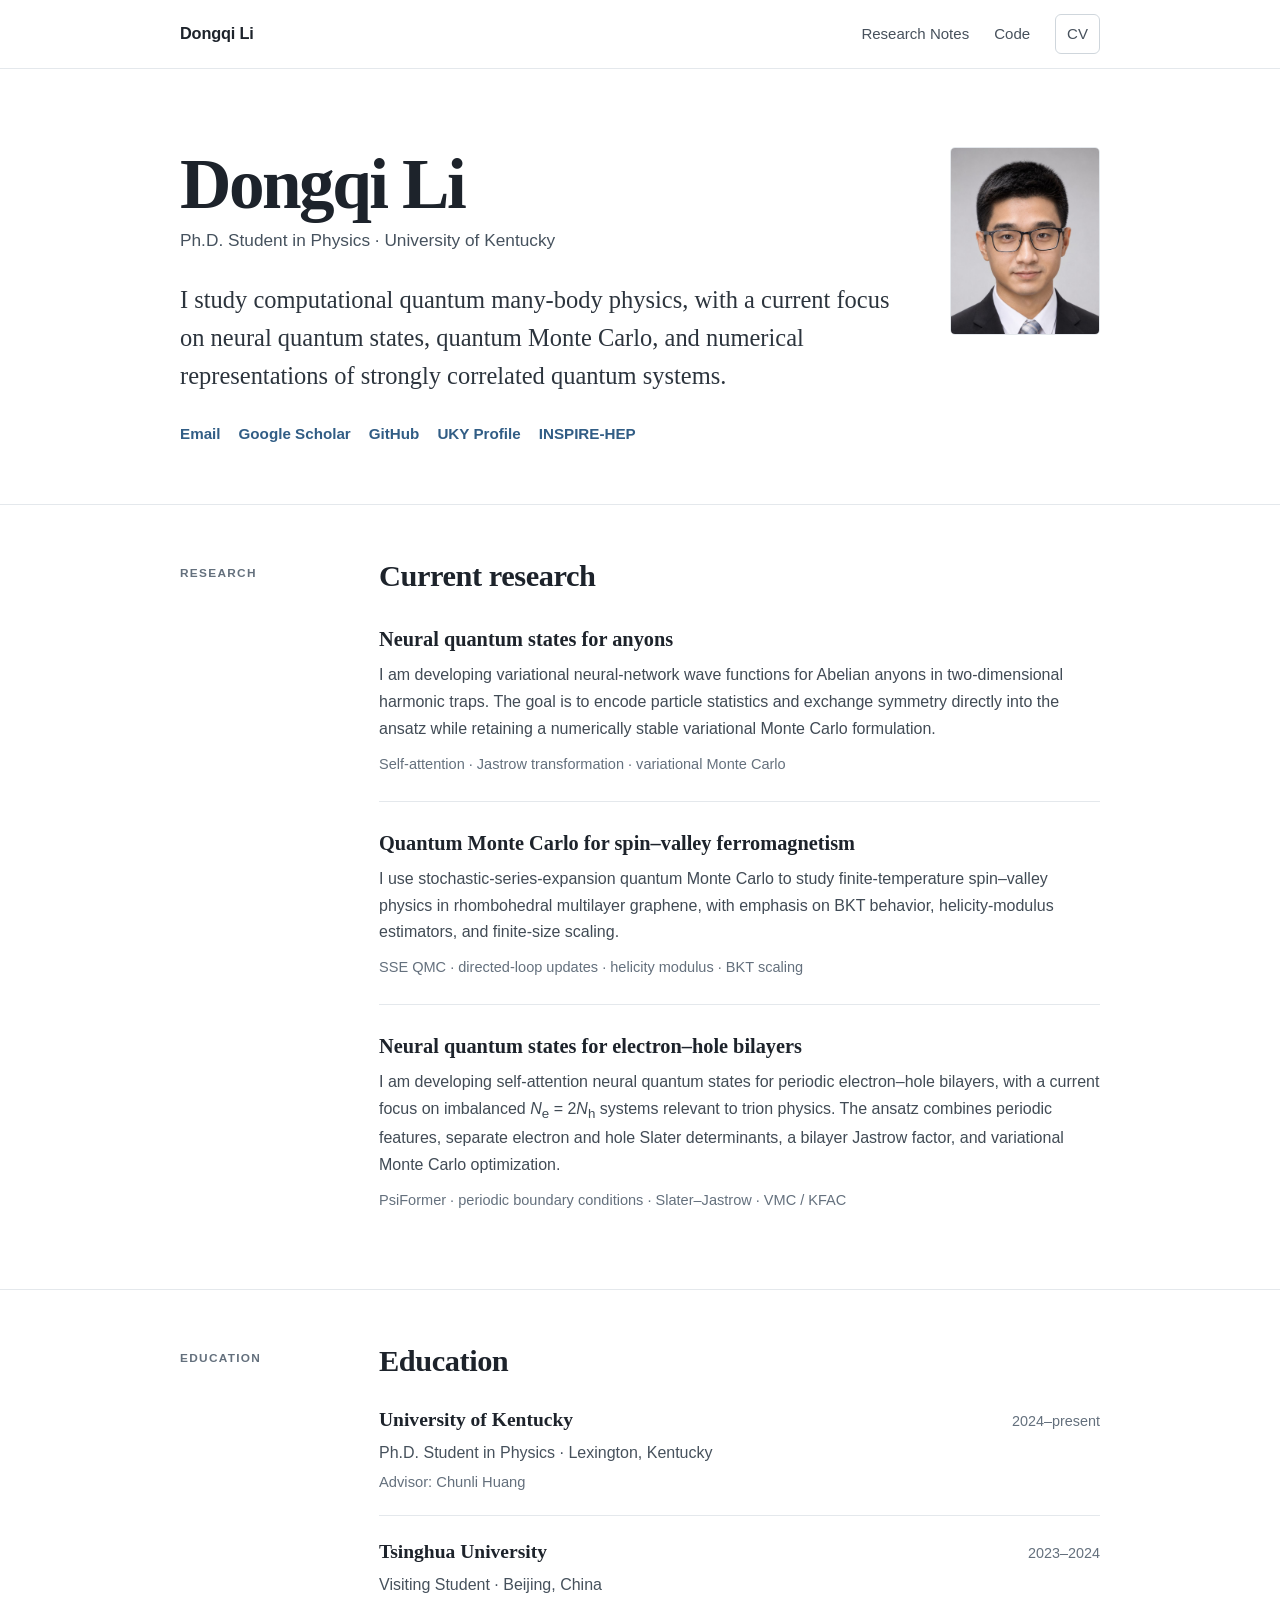
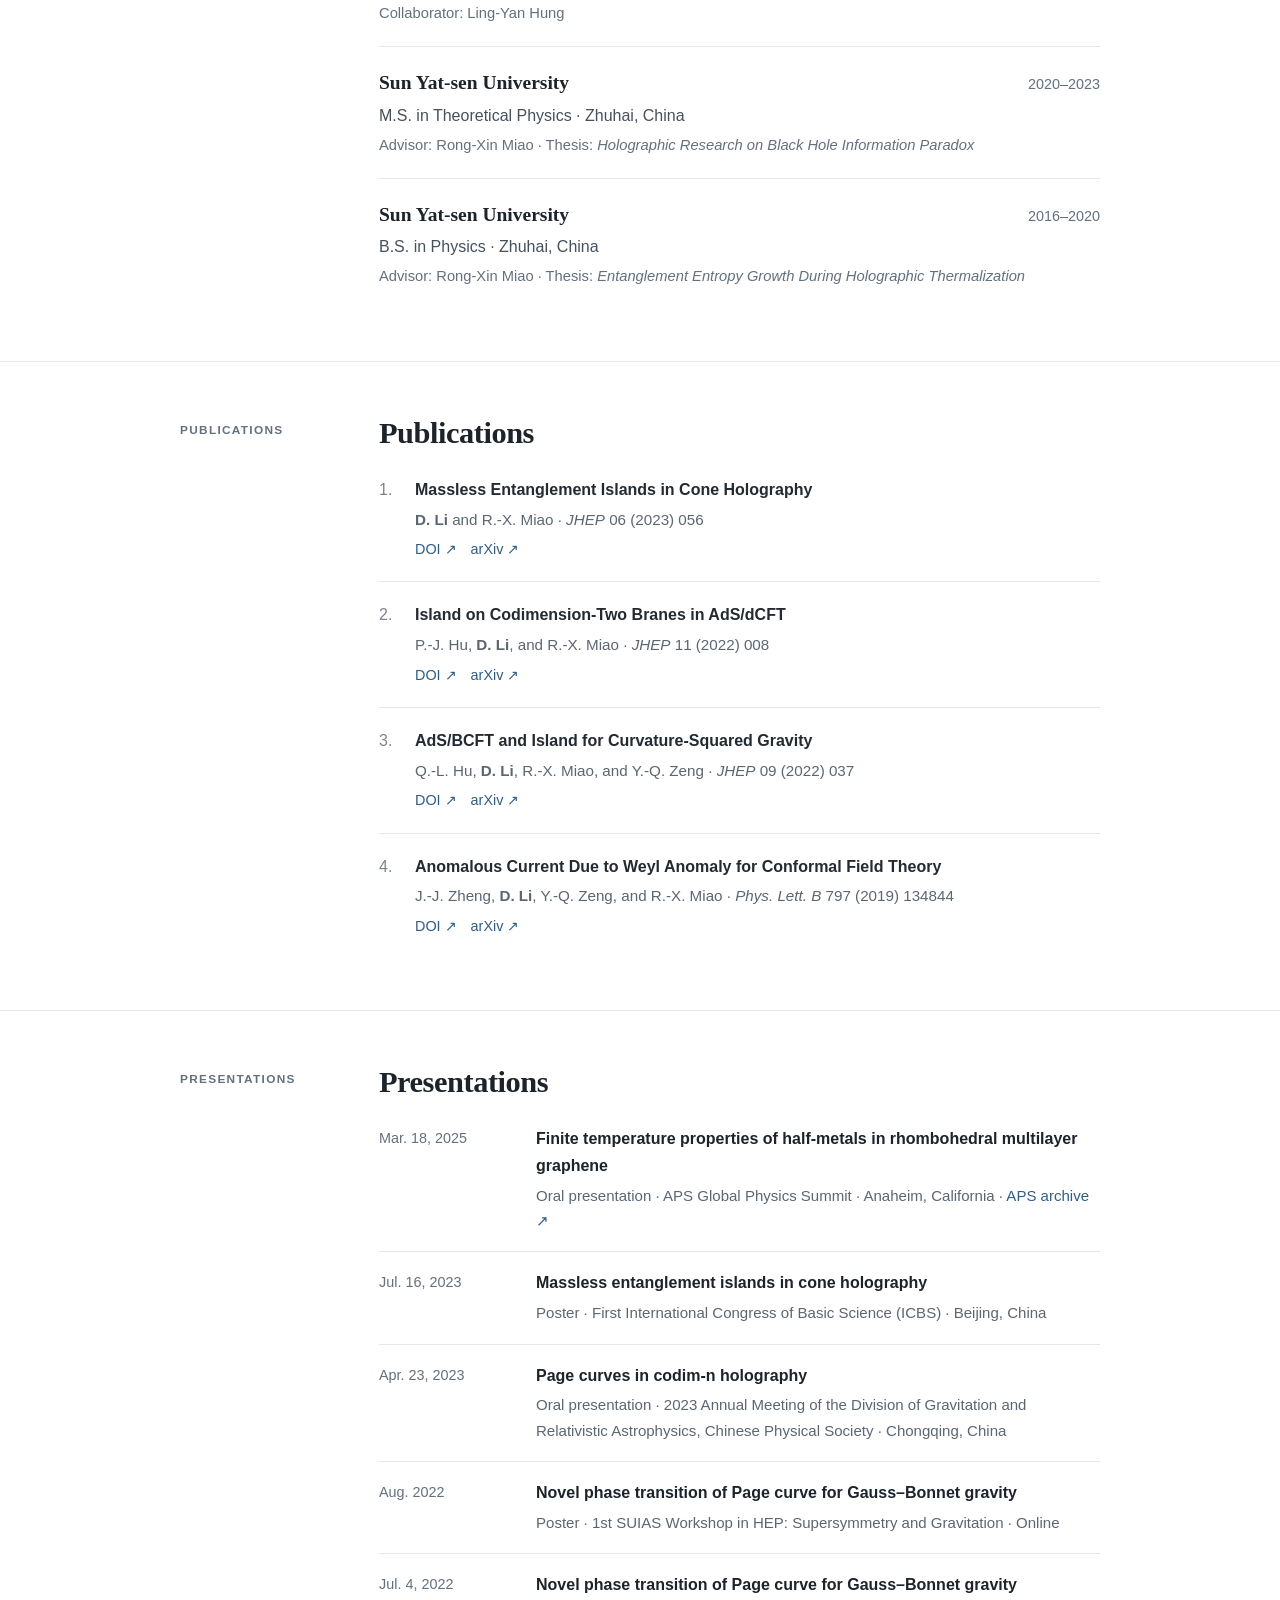
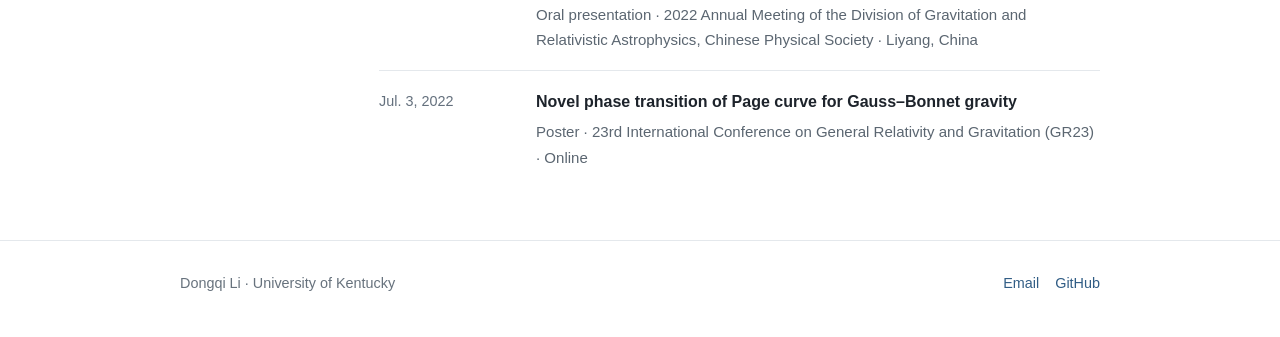
<file: index.html>
<!DOCTYPE html>


<html lang="en">
<head>
<meta charset="utf-8"/>
<meta content="width=device-width,initial-scale=1" name="viewport"/>
<meta content="Dongqi Li — computational quantum many-body physics, neural quantum states, quantum Monte Carlo, and electron–hole bilayers." name="description"/>
<title>Dongqi Li | Physics</title>
<link href="https://dongqili.github.io/" rel="canonical"/>
<link href="assets/img/favicon.svg" rel="icon" type="image/svg+xml"/>
<link href="assets/css/style.css?v=20260906-2" rel="stylesheet"/>
<style>
/* Force portrait sizing and bypass stale cached CSS */
.intro-grid {
  display: grid;
  grid-template-columns: minmax(0, 1fr) 150px;
  gap: 40px;
  align-items: start;
}
.intro-photo {
  width: 150px;
  justify-self: end;
}
.intro-photo img {
  display: block;
  width: 150px !important;
  max-width: 150px !important;
  height: auto !important;
  aspect-ratio: 4 / 5;
  object-fit: cover;
  object-position: center 24%;
}
@media (max-width: 650px) {
  .intro-grid { grid-template-columns: 1fr; gap: 24px; }
  .intro-photo { order: -1; width: 125px; justify-self: start; }
  .intro-photo img { width: 125px !important; max-width: 125px !important; }
}
</style>
</head>
<body>
<header class="site-header">
<div class="container nav">
<a class="brand" href="./">Dongqi Li</a>
<nav aria-label="Primary navigation" class="nav-links">
<a href="notes/">Research Notes</a>
<a href="code/">Code</a>
<a class="cv-link" href="https://dongqili.github.io/cv/">CV</a>
</nav>
</div>
</header>
<main>
<section class="intro">
<div class="container"><div class="intro-grid"><div class="intro-copy">
<h1>Dongqi Li</h1>
<p class="role">Ph.D. Student in Physics · University of Kentucky</p>
<p class="lead">I study computational quantum many-body physics, with a current focus on neural quantum states, quantum Monte Carlo, and numerical representations of strongly correlated quantum systems.</p>
<div aria-label="Profiles and contact" class="profile-links">
<a href="mailto:dongqi.li@uky.edu">Email</a>
<a href="https://scholar.google.com/citations?hl=en&amp;user=dzEAe38AAAAJ">Google Scholar</a>
<a href="https://github.com/dongqili">GitHub</a>
<a href="https://pa.as.uky.edu/users/dli305">UKY Profile</a>
<a href="https://inspirehep.net/authors/2142154">INSPIRE-HEP</a>
</div>
</div><div class="intro-photo"><img alt="Portrait of Dongqi Li" src="assets/img/profile.jpg"/></div></div></div>
</section>
<section class="section" id="research">
<div class="container section-title-row">
<div class="section-label">Research</div>
<div class="section-content">
<h2>Current research</h2>
<article class="research-item">
<h3>Neural quantum states for anyons</h3>
<p>I am developing variational neural-network wave functions for Abelian anyons in two-dimensional harmonic traps. The goal is to encode particle statistics and exchange symmetry directly into the ansatz while retaining a numerically stable variational Monte Carlo formulation.</p>
<div class="methods">Self-attention · Jastrow transformation · variational Monte Carlo</div>
</article>
<article class="research-item">
<h3>Quantum Monte Carlo for spin–valley ferromagnetism</h3>
<p>I use stochastic-series-expansion quantum Monte Carlo to study finite-temperature spin–valley physics in rhombohedral multilayer graphene, with emphasis on BKT behavior, helicity-modulus estimators, and finite-size scaling.</p>
<div class="methods">SSE QMC · directed-loop updates · helicity modulus · BKT scaling</div>
</article>
<article class="research-item">
<h3>Neural quantum states for electron–hole bilayers</h3>
<p>I am developing self-attention neural quantum states for periodic electron–hole bilayers, with a current focus on imbalanced <em>N</em><sub>e</sub> = 2<em>N</em><sub>h</sub> systems relevant to trion physics. The ansatz combines periodic features, separate electron and hole Slater determinants, a bilayer Jastrow factor, and variational Monte Carlo optimization.</p>
<div class="methods">PsiFormer · periodic boundary conditions · Slater–Jastrow · VMC / KFAC</div>
</article>
</div>
</div>
</section>
<section class="section" id="education">
<div class="container section-title-row">
<div class="section-label">Education</div>
<div class="section-content">
<h2>Education</h2>
<div class="education-list">
<article class="education-item">
<div class="education-head"><h3>University of Kentucky</h3><span>2024–present</span></div>
<p>Ph.D. Student in Physics · Lexington, Kentucky</p>
<p class="education-detail">Advisor: Chunli Huang</p>
</article>
<article class="education-item">
<div class="education-head"><h3>Tsinghua University</h3><span>2023–2024</span></div>
<p>Visiting Student · Beijing, China</p>
<p class="education-detail">Collaborator: Ling-Yan Hung</p>
</article>
<article class="education-item">
<div class="education-head"><h3>Sun Yat-sen University</h3><span>2020–2023</span></div>
<p>M.S. in Theoretical Physics · Zhuhai, China</p>
<p class="education-detail">Advisor: Rong-Xin Miao · Thesis: <em>Holographic Research on Black Hole Information Paradox</em></p>
</article>
<article class="education-item">
<div class="education-head"><h3>Sun Yat-sen University</h3><span>2016–2020</span></div>
<p>B.S. in Physics · Zhuhai, China</p>
<p class="education-detail">Advisor: Rong-Xin Miao · Thesis: <em>Entanglement Entropy Growth During Holographic Thermalization</em></p>
</article>
</div>
</div>
</div>
</section>
<section class="section" id="publications">
<div class="container section-title-row">
<div class="section-label">Publications</div>
<div class="section-content">
<h2>Publications</h2>
<div class="pub-list">
<article class="pub">
<div class="pub-title">Massless Entanglement Islands in Cone Holography</div>
<div class="pub-meta"><strong>D. Li</strong> and R.-X. Miao · <em>JHEP</em> 06 (2023) 056</div>
<div class="pub-links"><a href="https://doi.org/10.1007/JHEP06(2023)056">DOI ↗</a><a href="https://arxiv.org/abs/2303.10958">arXiv ↗</a></div>
</article>
<article class="pub">
<div class="pub-title">Island on Codimension-Two Branes in AdS/dCFT</div>
<div class="pub-meta">P.-J. Hu, <strong>D. Li</strong>, and R.-X. Miao · <em>JHEP</em> 11 (2022) 008</div>
<div class="pub-links"><a href="https://doi.org/10.1007/JHEP11(2022)008">DOI ↗</a><a href="https://arxiv.org/abs/2208.11982">arXiv ↗</a></div>
</article>
<article class="pub">
<div class="pub-title">AdS/BCFT and Island for Curvature-Squared Gravity</div>
<div class="pub-meta">Q.-L. Hu, <strong>D. Li</strong>, R.-X. Miao, and Y.-Q. Zeng · <em>JHEP</em> 09 (2022) 037</div>
<div class="pub-links"><a href="https://doi.org/10.1007/JHEP09(2022)037">DOI ↗</a><a href="https://arxiv.org/abs/2202.03304">arXiv ↗</a></div>
</article>
<article class="pub">
<div class="pub-title">Anomalous Current Due to Weyl Anomaly for Conformal Field Theory</div>
<div class="pub-meta">J.-J. Zheng, <strong>D. Li</strong>, Y.-Q. Zeng, and R.-X. Miao · <em>Phys. Lett. B</em> 797 (2019) 134844</div>
<div class="pub-links"><a href="https://doi.org/10.1016/j.physletb.2019.134844">DOI ↗</a><a href="https://arxiv.org/abs/1904.07017">arXiv ↗</a></div>
</article>
</div>
</div>
</div>
</section>
<section class="section" id="presentations">
<div class="container section-title-row">
<div class="section-label">Presentations</div>
<div class="section-content">
<h2>Presentations</h2>




<article class="presentation"><div class="presentation-date">Mar. 18, 2025</div><div><strong>Finite temperature properties of half-metals in rhombohedral multilayer graphene</strong><p>Oral presentation · APS Global Physics Summit · Anaheim, California · <a href="https://meetings-archive.aps.org/smt/2025/mar-j27/3/">APS archive ↗</a></p></div></article><article class="presentation"><div class="presentation-date">Jul. 16, 2023</div><div><strong>Massless entanglement islands in cone holography</strong><p>Poster · First International Congress of Basic Science (ICBS) · Beijing, China</p></div></article><article class="presentation"><div class="presentation-date">Apr. 23, 2023</div><div><strong>Page curves in codim-n holography</strong><p>Oral presentation · 2023 Annual Meeting of the Division of Gravitation and Relativistic Astrophysics, Chinese Physical Society · Chongqing, China</p></div></article><article class="presentation"><div class="presentation-date">Aug. 2022</div><div><strong>Novel phase transition of Page curve for Gauss–Bonnet gravity</strong><p>Poster · 1st SUIAS Workshop in HEP: Supersymmetry and Gravitation · Online</p></div></article><article class="presentation"><div class="presentation-date">Jul. 4, 2022</div><div><strong>Novel phase transition of Page curve for Gauss–Bonnet gravity</strong><p>Oral presentation · 2022 Annual Meeting of the Division of Gravitation and Relativistic Astrophysics, Chinese Physical Society · Liyang, China</p></div></article><article class="presentation"><div class="presentation-date">Jul. 3, 2022</div><div><strong>Novel phase transition of Page curve for Gauss–Bonnet gravity</strong><p>Poster · 23rd International Conference on General Relativity and Gravitation (GR23) · Online</p></div></article></div>
</div>
</section>
</main>
<footer class="site-footer">
<div class="container footer-row">
<div>Dongqi Li · University of Kentucky</div>
<div class="footer-links"><a href="mailto:dongqi.li@uky.edu">Email</a><a href="https://github.com/dongqili">GitHub</a></div>
</div>
</footer>
<!-- Cloudflare Web Analytics --><script type='module' src='https://static.cloudflareinsights.com/beacon.min.js' data-cf-beacon='{"token": "f4ffa0addbff494398d2d0eb5846fa2b"}'></script><!-- End Cloudflare Web Analytics -->
</body>
</html>
</file>
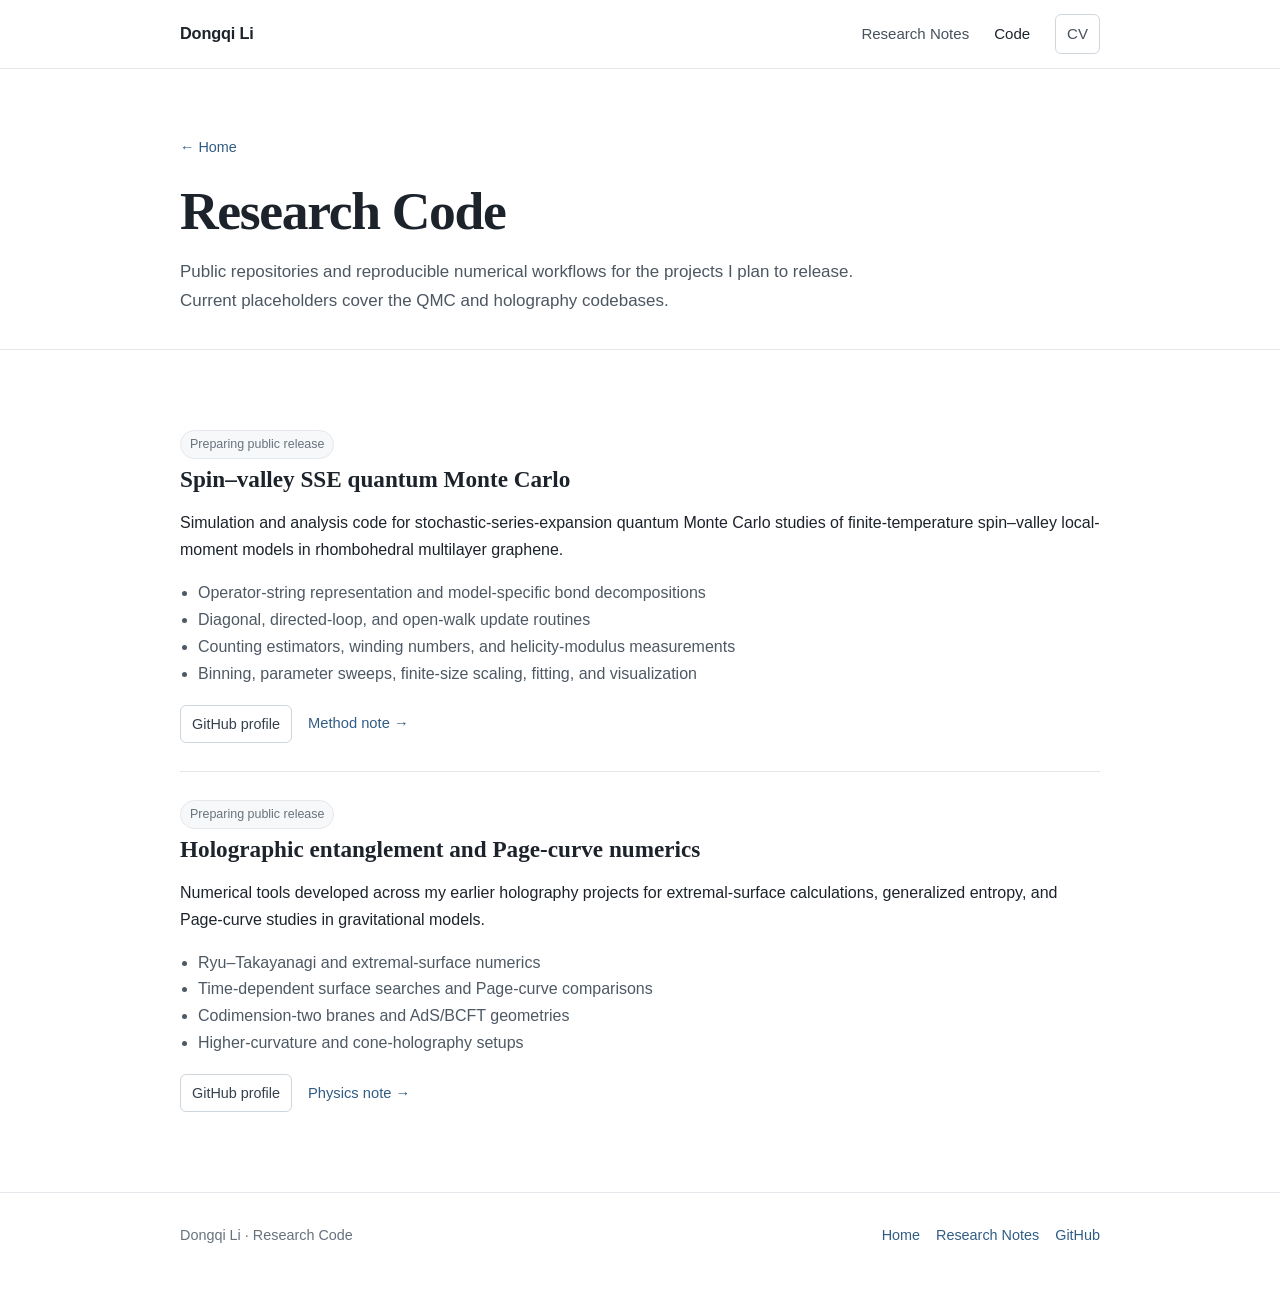
<file: code/index.html>
<!DOCTYPE html>


<html lang="en">
<head>
<meta charset="utf-8"/>
<meta content="width=device-width,initial-scale=1" name="viewport"/>
<meta content="Research code by Dongqi Li for stochastic-series-expansion quantum Monte Carlo and holographic entanglement entropy calculations." name="description"/>
<title>Code | Dongqi Li</title>
<link href="https://dongqili.github.io/code/" rel="canonical"/>
<link href="../assets/img/favicon.svg" rel="icon" type="image/svg+xml"/>
<link href="../assets/css/style.css" rel="stylesheet"/>
</head>
<body>
<header class="site-header">
<div class="container nav">
<a class="brand" href="../">Dongqi Li</a>
<nav aria-label="Primary navigation" class="nav-links">
<a href="../notes/">Research Notes</a>
<a class="active" href="../code/">Code</a>
<a class="cv-link" href="https://dongqili.github.io/cv/">CV</a>
</nav>
</div>
</header>
<main>
<section class="subhero">
<div class="container">
<a class="back" href="../">← Home</a>
<h1>Research Code</h1>
<p>Public repositories and reproducible numerical workflows for the projects I plan to release. Current placeholders cover the QMC and holography codebases.</p>
</div>
</section>
<section class="section">
<div class="container">
<article class="repo" id="qmc">
<span class="status">Preparing public release</span>
<h2>Spin–valley SSE quantum Monte Carlo</h2>
<p>Simulation and analysis code for stochastic-series-expansion quantum Monte Carlo studies of finite-temperature spin–valley local-moment models in rhombohedral multilayer graphene.</p>
<ul>
<li>Operator-string representation and model-specific bond decompositions</li>
<li>Diagonal, directed-loop, and open-walk update routines</li>
<li>Counting estimators, winding numbers, and helicity-modulus measurements</li>
<li>Binning, parameter sweeps, finite-size scaling, fitting, and visualization</li>
</ul>
<div class="repo-actions"><a class="small-button" href="https://github.com/dongqili">GitHub profile</a><a class="text-action" href="../notes/#qmc">Method note →</a></div>
</article>
<article class="repo" id="black-hole">
<span class="status">Preparing public release</span>
<h2>Holographic entanglement and Page-curve numerics</h2>
<p>Numerical tools developed across my earlier holography projects for extremal-surface calculations, generalized entropy, and Page-curve studies in gravitational models.</p>
<ul>
<li>Ryu–Takayanagi and extremal-surface numerics</li>
<li>Time-dependent surface searches and Page-curve comparisons</li>
<li>Codimension-two branes and AdS/BCFT geometries</li>
<li>Higher-curvature and cone-holography setups</li>
</ul>
<div class="repo-actions"><a class="small-button" href="https://github.com/dongqili">GitHub profile</a><a class="text-action" href="../notes/#black-hole">Physics note →</a></div>
</article>
</div>
</section>
</main>
<footer class="site-footer"><div class="container footer-row"><div>Dongqi Li · Research Code</div><div class="footer-links"><a href="../">Home</a><a href="../notes/">Research Notes</a><a href="https://github.com/dongqili">GitHub</a></div></div></footer>
<!-- Cloudflare Web Analytics --><script type='module' src='https://static.cloudflareinsights.com/beacon.min.js' data-cf-beacon='{"token": "f4ffa0addbff494398d2d0eb5846fa2b"}'></script><!-- End Cloudflare Web Analytics -->
</body>
</html>
</file>
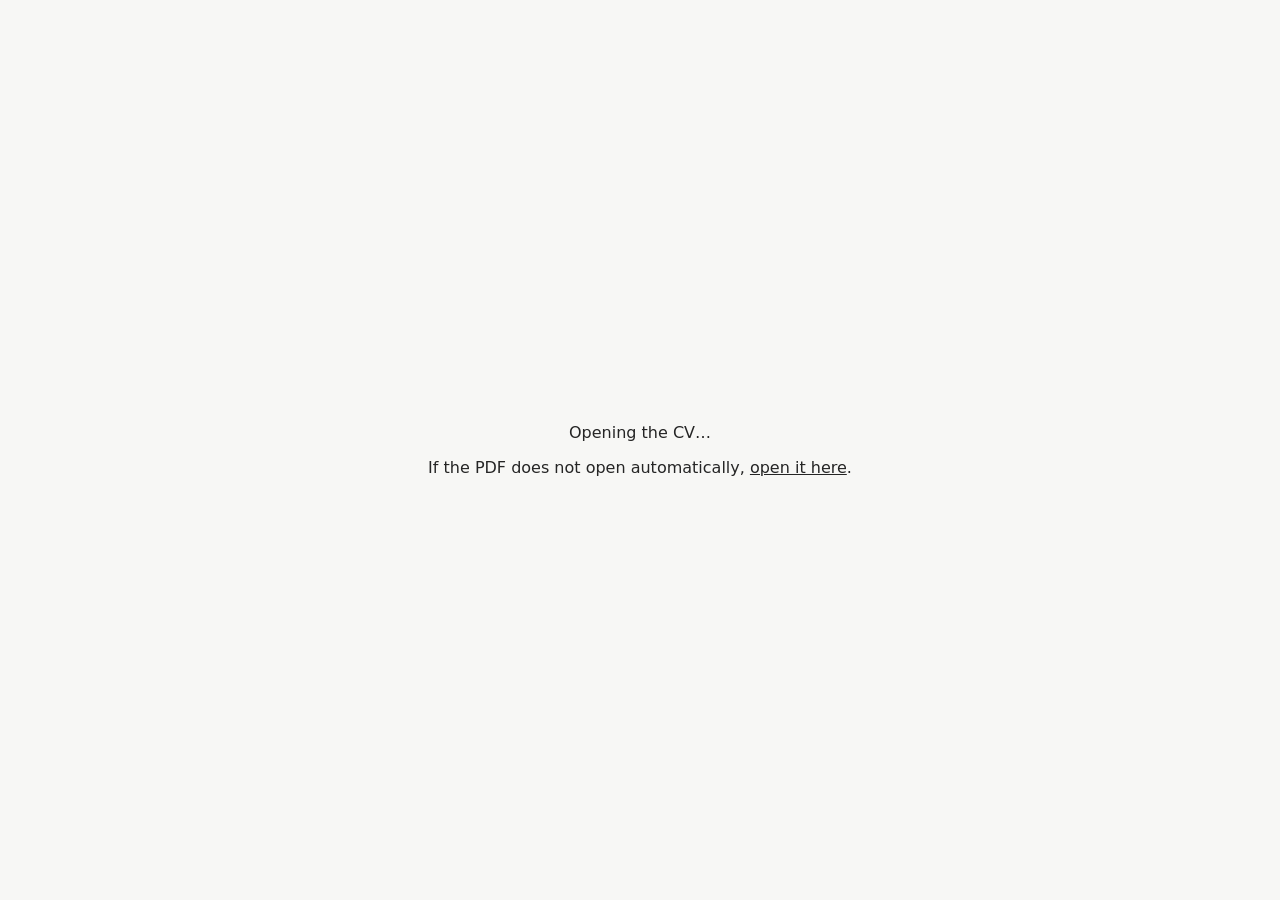
<file: cv/index.html>
<!doctype html>
<html lang="en">
<head>
  <meta charset="utf-8">
  <meta name="viewport" content="width=device-width, initial-scale=1">
  <meta http-equiv="refresh" content="2;url=../assets/cv/Dongqi_Li_Academic_CV.pdf">
  <title>Dongqi Li · CV</title>
  <style>
    :root { color-scheme: light; font-family: system-ui, -apple-system, BlinkMacSystemFont, "Segoe UI", sans-serif; }
    body { margin: 0; min-height: 100vh; display: grid; place-items: center; background: #f7f7f5; color: #252525; }
    main { max-width: 34rem; padding: 2rem; text-align: center; }
    a { color: inherit; }
  </style>
</head>
<body>
  <main>
    <p>Opening the CV…</p>
    <p>If the PDF does not open automatically, <a href="../assets/cv/Dongqi_Li_Academic_CV.pdf">open it here</a>.</p>
  </main>

  <!-- Cloudflare Web Analytics -->
  <script type='module' src='https://static.cloudflareinsights.com/beacon.min.js' data-cf-beacon='{"token": "f4ffa0addbff494398d2d0eb5846fa2b"}'></script>
  <!-- End Cloudflare Web Analytics -->
  <script>
    window.setTimeout(function () {
      window.location.replace('../assets/cv/Dongqi_Li_Academic_CV.pdf');
    }, 1200);
  </script>
</body>
</html>
</file>
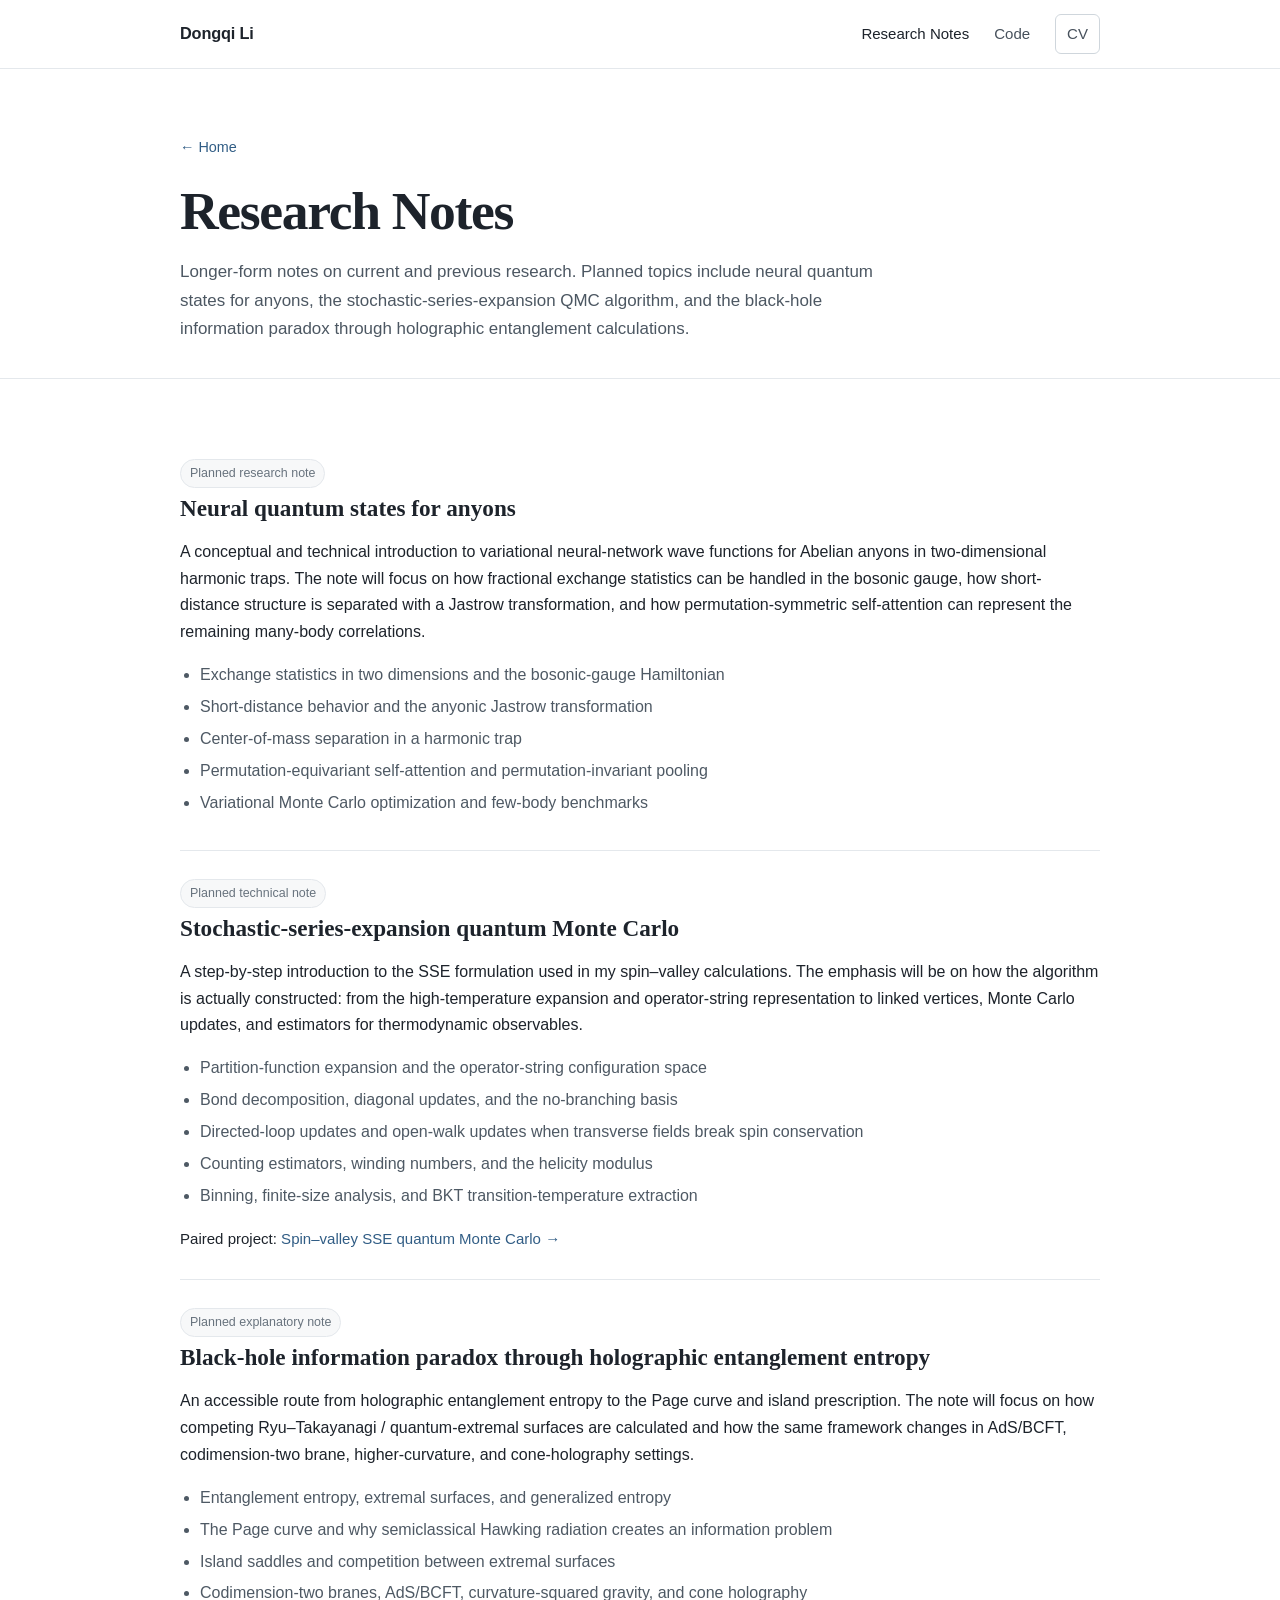
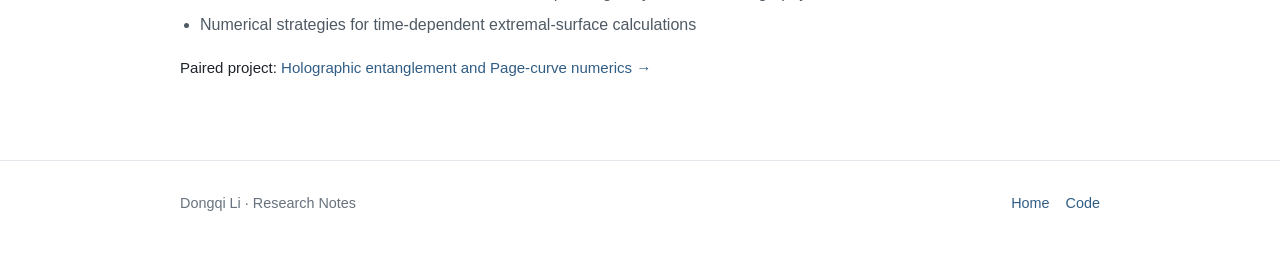
<file: notes/index.html>
<!DOCTYPE html>


<html lang="en">
<head>
<meta charset="utf-8"/>
<meta content="width=device-width,initial-scale=1" name="viewport"/>
<meta content="Research notes by Dongqi Li on stochastic-series-expansion quantum Monte Carlo and the black-hole information paradox through holographic entanglement entropy." name="description"/>
<title>Research Notes | Dongqi Li</title>
<link href="https://dongqili.github.io/notes/" rel="canonical"/>
<link href="../assets/img/favicon.svg" rel="icon" type="image/svg+xml"/>
<link href="../assets/css/style.css" rel="stylesheet"/>
</head>
<body>
<header class="site-header">
<div class="container nav">
<a class="brand" href="../">Dongqi Li</a>
<nav aria-label="Primary navigation" class="nav-links">
<a class="active" href="../notes/">Research Notes</a>
<a href="../code/">Code</a>
<a class="cv-link" href="https://dongqili.github.io/cv/">CV</a>
</nav>
</div>
</header>
<main>
<section class="subhero">
<div class="container">
<a class="back" href="../">← Home</a>
<h1>Research Notes</h1>
<p>Longer-form notes on current and previous research. Planned topics include neural quantum states for anyons, the stochastic-series-expansion QMC algorithm, and the black-hole information paradox through holographic entanglement calculations.</p>
</div>
</section>
<section class="section">
<div class="container"><article class="note" id="anyon"><span class="status">Planned research note</span><h2>Neural quantum states for anyons</h2><p>A conceptual and technical introduction to variational neural-network wave functions for Abelian anyons in two-dimensional harmonic traps. The note will focus on how fractional exchange statistics can be handled in the bosonic gauge, how short-distance structure is separated with a Jastrow transformation, and how permutation-symmetric self-attention can represent the remaining many-body correlations.</p><ul class="note-outline"><li>Exchange statistics in two dimensions and the bosonic-gauge Hamiltonian</li><li>Short-distance behavior and the anyonic Jastrow transformation</li><li>Center-of-mass separation in a harmonic trap</li><li>Permutation-equivariant self-attention and permutation-invariant pooling</li><li>Variational Monte Carlo optimization and few-body benchmarks</li></ul></article>
<article class="note" id="qmc">
<span class="status">Planned technical note</span>
<h2>Stochastic-series-expansion quantum Monte Carlo</h2>
<p>A step-by-step introduction to the SSE formulation used in my spin–valley calculations. The emphasis will be on how the algorithm is actually constructed: from the high-temperature expansion and operator-string representation to linked vertices, Monte Carlo updates, and estimators for thermodynamic observables.</p>
<ul class="note-outline">
<li>Partition-function expansion and the operator-string configuration space</li>
<li>Bond decomposition, diagonal updates, and the no-branching basis</li>
<li>Directed-loop updates and open-walk updates when transverse fields break spin conservation</li>
<li>Counting estimators, winding numbers, and the helicity modulus</li>
<li>Binning, finite-size analysis, and BKT transition-temperature extraction</li>
</ul>
<p class="paired-link">Paired project: <a href="../code/#qmc">Spin–valley SSE quantum Monte Carlo →</a></p>
</article>
<article class="note" id="black-hole">
<span class="status">Planned explanatory note</span>
<h2>Black-hole information paradox through holographic entanglement entropy</h2>
<p>An accessible route from holographic entanglement entropy to the Page curve and island prescription. The note will focus on how competing Ryu–Takayanagi / quantum-extremal surfaces are calculated and how the same framework changes in AdS/BCFT, codimension-two brane, higher-curvature, and cone-holography settings.</p>
<ul class="note-outline">
<li>Entanglement entropy, extremal surfaces, and generalized entropy</li>
<li>The Page curve and why semiclassical Hawking radiation creates an information problem</li>
<li>Island saddles and competition between extremal surfaces</li>
<li>Codimension-two branes, AdS/BCFT, curvature-squared gravity, and cone holography</li>
<li>Numerical strategies for time-dependent extremal-surface calculations</li>
</ul>
<p class="paired-link">Paired project: <a href="../code/#black-hole">Holographic entanglement and Page-curve numerics →</a></p>
</article>
</div>
</section>
</main>
<footer class="site-footer"><div class="container footer-row"><div>Dongqi Li · Research Notes</div><div class="footer-links"><a href="../">Home</a><a href="../code/">Code</a></div></div></footer>
<!-- Cloudflare Web Analytics --><script type='module' src='https://static.cloudflareinsights.com/beacon.min.js' data-cf-beacon='{"token": "f4ffa0addbff494398d2d0eb5846fa2b"}'></script><!-- End Cloudflare Web Analytics -->
</body>
</html>
</file>
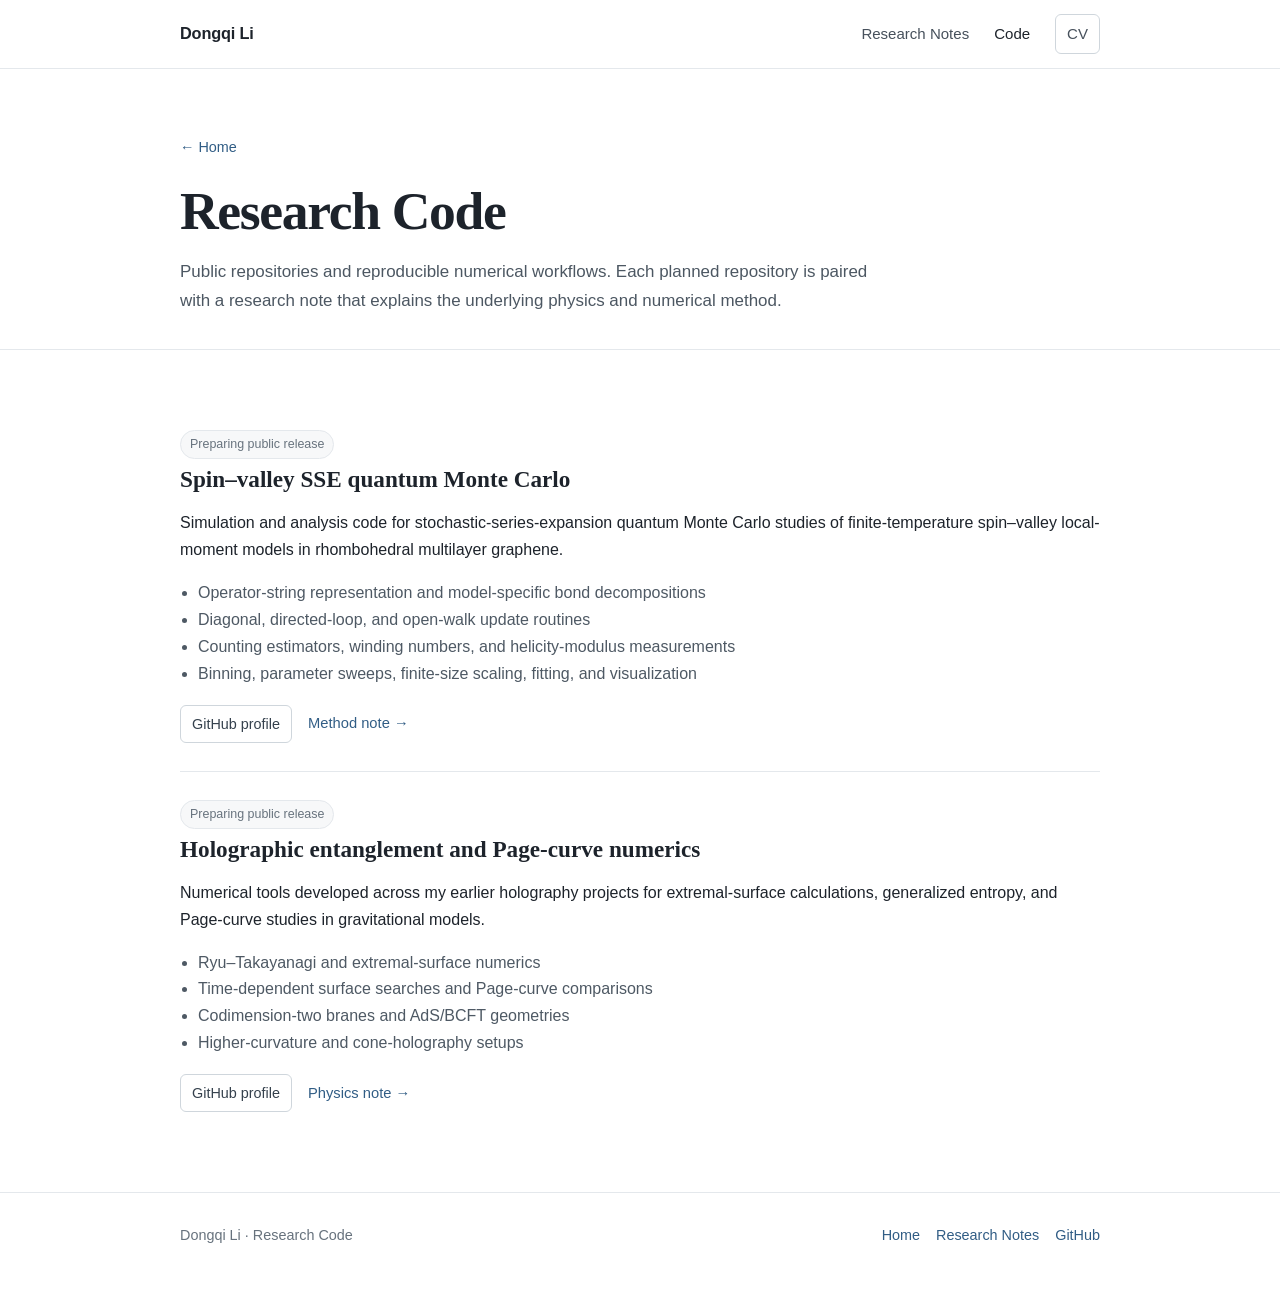
<file: code.html>
<!doctype html>
<html lang="en">
<head>
  <meta charset="utf-8">
  <meta name="viewport" content="width=device-width,initial-scale=1">
  <meta name="description" content="Research code by Dongqi Li for stochastic-series-expansion quantum Monte Carlo and holographic entanglement entropy calculations.">
  <title>Code | Dongqi Li</title>
  <link rel="icon" href="assets/img/favicon.svg" type="image/svg+xml">
  <link rel="stylesheet" href="assets/css/style.css">
</head>
<body>
<header class="site-header">
  <div class="container nav">
    <a class="brand" href="index.html">Dongqi Li</a>
    <nav class="nav-links" aria-label="Primary navigation">
      <a href="notes.html">Research Notes</a>
      <a class="active" href="code.html">Code</a>
      <a class="cv-link" href="https://dongqili.github.io/cv/">CV</a>
    </nav>
  </div>
</header>
<main>
  <section class="subhero">
    <div class="container">
      <a class="back" href="index.html">← Home</a>
      <h1>Research Code</h1>
      <p>Public repositories and reproducible numerical workflows. Each planned repository is paired with a research note that explains the underlying physics and numerical method.</p>
    </div>
  </section>


  <section class="section">
    <div class="container">
      <article class="repo" id="qmc">
        <span class="status">Preparing public release</span>
        <h2>Spin–valley SSE quantum Monte Carlo</h2>
        <p>Simulation and analysis code for stochastic-series-expansion quantum Monte Carlo studies of finite-temperature spin–valley local-moment models in rhombohedral multilayer graphene.</p>
        <ul>
          <li>Operator-string representation and model-specific bond decompositions</li>
          <li>Diagonal, directed-loop, and open-walk update routines</li>
          <li>Counting estimators, winding numbers, and helicity-modulus measurements</li>
          <li>Binning, parameter sweeps, finite-size scaling, fitting, and visualization</li>
        </ul>
        <div class="repo-actions"><a class="small-button" href="https://github.com/dongqili">GitHub profile</a><a class="text-action" href="notes.html#qmc">Method note →</a></div>
      </article>


      <article class="repo" id="black-hole">
        <span class="status">Preparing public release</span>
        <h2>Holographic entanglement and Page-curve numerics</h2>
        <p>Numerical tools developed across my earlier holography projects for extremal-surface calculations, generalized entropy, and Page-curve studies in gravitational models.</p>
        <ul>
          <li>Ryu–Takayanagi and extremal-surface numerics</li>
          <li>Time-dependent surface searches and Page-curve comparisons</li>
          <li>Codimension-two branes and AdS/BCFT geometries</li>
          <li>Higher-curvature and cone-holography setups</li>
        </ul>
        <div class="repo-actions"><a class="small-button" href="https://github.com/dongqili">GitHub profile</a><a class="text-action" href="notes.html#black-hole">Physics note →</a></div>
      </article>
    </div>
  </section>
</main>
<footer class="site-footer"><div class="container footer-row"><div>Dongqi Li · Research Code</div><div class="footer-links"><a href="index.html">Home</a><a href="notes.html">Research Notes</a><a href="https://github.com/dongqili">GitHub</a></div></div></footer>
<!-- Cloudflare Web Analytics --><script type='module' src='https://static.cloudflareinsights.com/beacon.min.js' data-cf-beacon='{"token": "f4ffa0addbff494398d2d0eb5846fa2b"}'></script><!-- End Cloudflare Web Analytics -->
</body>
</html>
</file>
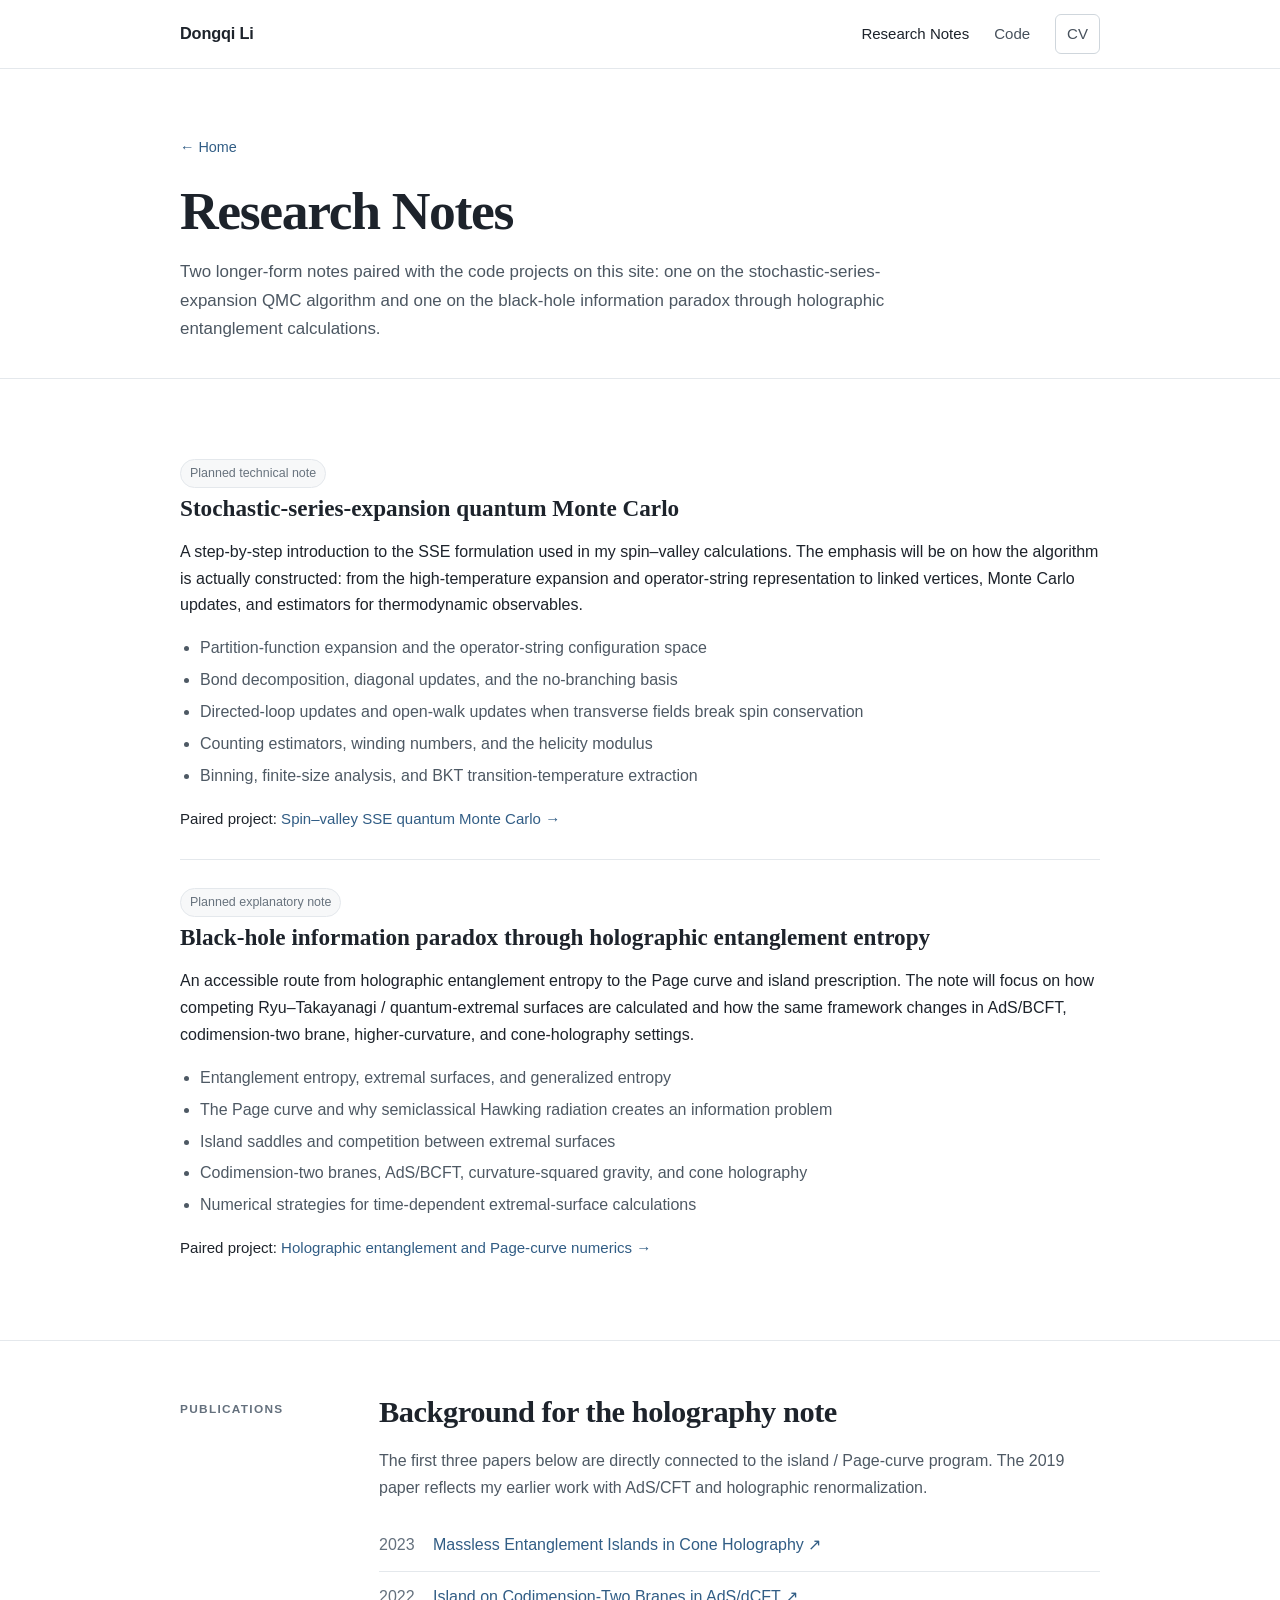
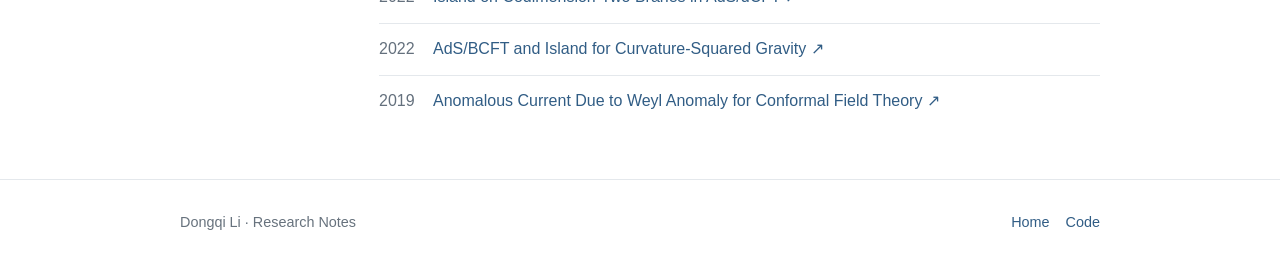
<file: notes.html>
<!doctype html>
<html lang="en">
<head>
  <meta charset="utf-8">
  <meta name="viewport" content="width=device-width,initial-scale=1">
  <meta name="description" content="Research notes by Dongqi Li on stochastic-series-expansion quantum Monte Carlo and the black-hole information paradox through holographic entanglement entropy.">
  <title>Research Notes | Dongqi Li</title>
  <link rel="icon" href="assets/img/favicon.svg" type="image/svg+xml">
  <link rel="stylesheet" href="assets/css/style.css">
</head>
<body>
<header class="site-header">
  <div class="container nav">
    <a class="brand" href="index.html">Dongqi Li</a>
    <nav class="nav-links" aria-label="Primary navigation">
      <a class="active" href="notes.html">Research Notes</a>
      <a href="code.html">Code</a>
      <a class="cv-link" href="https://dongqili.github.io/cv/">CV</a>
    </nav>
  </div>
</header>
<main>
  <section class="subhero">
    <div class="container">
      <a class="back" href="index.html">← Home</a>
      <h1>Research Notes</h1>
      <p>Two longer-form notes paired with the code projects on this site: one on the stochastic-series-expansion QMC algorithm and one on the black-hole information paradox through holographic entanglement calculations.</p>
    </div>
  </section>


  <section class="section">
    <div class="container">
      <article class="note" id="qmc">
        <span class="status">Planned technical note</span>
        <h2>Stochastic-series-expansion quantum Monte Carlo</h2>
        <p>A step-by-step introduction to the SSE formulation used in my spin–valley calculations. The emphasis will be on how the algorithm is actually constructed: from the high-temperature expansion and operator-string representation to linked vertices, Monte Carlo updates, and estimators for thermodynamic observables.</p>
        <ul class="note-outline">
          <li>Partition-function expansion and the operator-string configuration space</li>
          <li>Bond decomposition, diagonal updates, and the no-branching basis</li>
          <li>Directed-loop updates and open-walk updates when transverse fields break spin conservation</li>
          <li>Counting estimators, winding numbers, and the helicity modulus</li>
          <li>Binning, finite-size analysis, and BKT transition-temperature extraction</li>
        </ul>
        <p class="paired-link">Paired project: <a href="code.html#qmc">Spin–valley SSE quantum Monte Carlo →</a></p>
      </article>


      <article class="note" id="black-hole">
        <span class="status">Planned explanatory note</span>
        <h2>Black-hole information paradox through holographic entanglement entropy</h2>
        <p>An accessible route from holographic entanglement entropy to the Page curve and island prescription. The note will focus on how competing Ryu–Takayanagi / quantum-extremal surfaces are calculated and how the same framework changes in AdS/BCFT, codimension-two brane, higher-curvature, and cone-holography settings.</p>
        <ul class="note-outline">
          <li>Entanglement entropy, extremal surfaces, and generalized entropy</li>
          <li>The Page curve and why semiclassical Hawking radiation creates an information problem</li>
          <li>Island saddles and competition between extremal surfaces</li>
          <li>Codimension-two branes, AdS/BCFT, curvature-squared gravity, and cone holography</li>
          <li>Numerical strategies for time-dependent extremal-surface calculations</li>
        </ul>
        <p class="paired-link">Paired project: <a href="code.html#black-hole">Holographic entanglement and Page-curve numerics →</a></p>
      </article>
    </div>
  </section>


  <section class="section">
    <div class="container section-title-row">
      <div class="section-label">Publications</div>
      <div class="section-content">
        <h2>Background for the holography note</h2>
        <p class="section-intro">The first three papers below are directly connected to the island / Page-curve program. The 2019 paper reflects my earlier work with AdS/CFT and holographic renormalization.</p>
        <div class="related-list">
          <div class="related-item"><span>2023</span><a href="https://arxiv.org/abs/2303.10958">Massless Entanglement Islands in Cone Holography ↗</a></div>
          <div class="related-item"><span>2022</span><a href="https://arxiv.org/abs/2208.11982">Island on Codimension-Two Branes in AdS/dCFT ↗</a></div>
          <div class="related-item"><span>2022</span><a href="https://arxiv.org/abs/2202.03304">AdS/BCFT and Island for Curvature-Squared Gravity ↗</a></div>
          <div class="related-item"><span>2019</span><a href="https://arxiv.org/abs/1904.07017">Anomalous Current Due to Weyl Anomaly for Conformal Field Theory ↗</a></div>
        </div>
      </div>
    </div>
  </section>
</main>
<footer class="site-footer"><div class="container footer-row"><div>Dongqi Li · Research Notes</div><div class="footer-links"><a href="index.html">Home</a><a href="code.html">Code</a></div></div></footer>
<!-- Cloudflare Web Analytics --><script type='module' src='https://static.cloudflareinsights.com/beacon.min.js' data-cf-beacon='{"token": "f4ffa0addbff494398d2d0eb5846fa2b"}'></script><!-- End Cloudflare Web Analytics -->
</body>
</html>
</file>
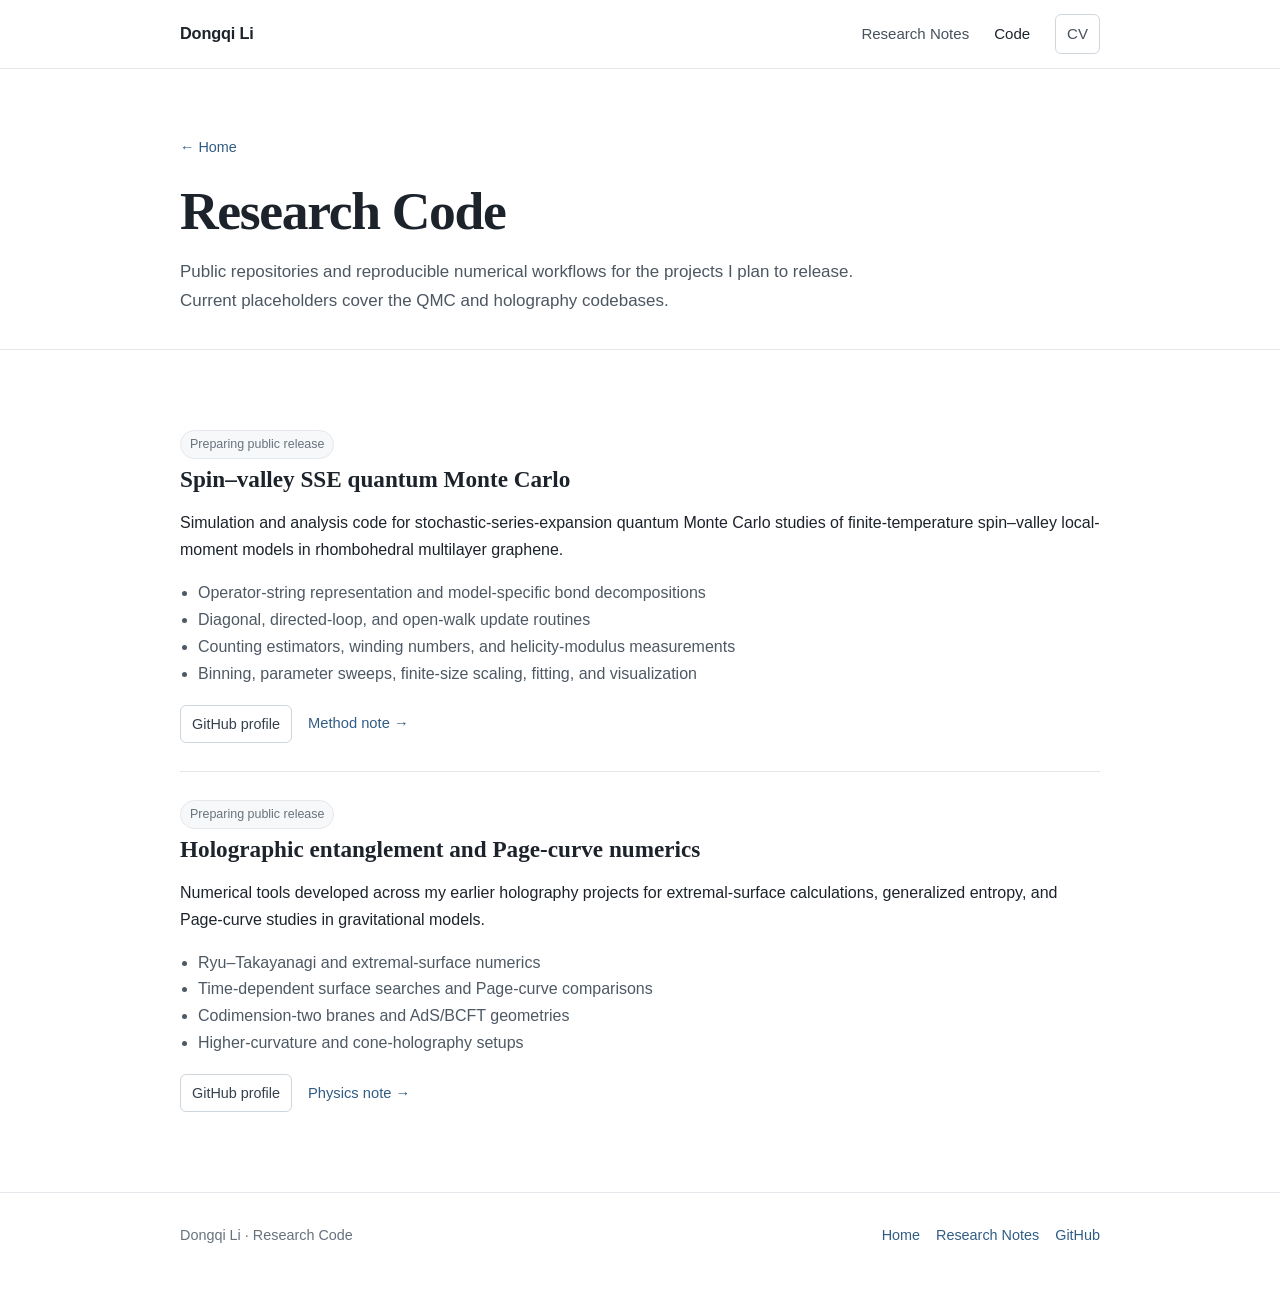
<file: software.html>
<!doctype html>
<html lang="en">
<head>
  <meta charset="utf-8">
  <meta http-equiv="refresh" content="0; url=/code/">
  <link rel="canonical" href="https://dongqili.github.io/code/">
  <title>Code | Dongqi Li</title>
</head>
<body><p><a href="/code/">Continue to Research Code</a></p></body>
</html>
</file>
<file: assets/css/style.css>
:root {
  --bg: #ffffff;
  --text: #1d232b;
  --muted: #64707d;
  --line: #e4e8ec;
  --soft: #f7f8f9;
  --accent: #315d85;
  --accent-dark: #234765;
  --max: 920px;
}

* { box-sizing: border-box; }
html { scroll-behavior: smooth; }
body {
  margin: 0;
  background: var(--bg);
  color: var(--text);
  font-family: Inter, ui-sans-serif, -apple-system, BlinkMacSystemFont, "Segoe UI", Roboto, Helvetica, Arial, sans-serif;
  font-size: 16px;
  line-height: 1.68;
  -webkit-font-smoothing: antialiased;
}
a { color: var(--accent); text-decoration: none; }
a:hover { color: var(--accent-dark); }
.container { width: min(calc(100% - 42px), var(--max)); margin: 0 auto; }

.site-header {
  border-bottom: 1px solid var(--line);
  background: rgba(255,255,255,.97);
  position: sticky;
  top: 0;
  z-index: 10;
}
.nav {
  min-height: 68px;
  display: flex;
  align-items: center;
  justify-content: space-between;
  gap: 28px;
}
.brand {
  color: var(--text);
  font-weight: 700;
  letter-spacing: -.01em;
  font-size: 1.02rem;
}
.nav-links { display: flex; align-items: center; gap: 25px; flex-wrap: wrap; }
.nav-links a { color: #47515c; font-size: .94rem; }
.nav-links a:hover, .nav-links a.active { color: var(--text); }
.nav-links .cv-link {
  border: 1px solid #cfd6dc;
  border-radius: 6px;
  padding: 6px 11px;
}

.intro { padding: 78px 0 58px; }
.intro h1 {
  margin: 0 0 5px;
  font-family: Georgia, "Times New Roman", serif;
  font-size: clamp(2.75rem, 8vw, 4.45rem);
  line-height: 1.04;
  letter-spacing: -.035em;
  font-weight: 600;
}
.role { color: #46525e; font-size: 1.08rem; margin: 0 0 26px; }
.lead {
  max-width: 760px;
  font-family: Georgia, "Times New Roman", serif;
  font-size: clamp(1.22rem, 2.8vw, 1.53rem);
  line-height: 1.55;
  color: #2c343d;
  margin: 0 0 26px;
}
.profile-links { display: flex; flex-wrap: wrap; gap: 10px 18px; align-items: center; }
.profile-links a { font-size: .95rem; font-weight: 550; }

.section { padding: 52px 0; border-top: 1px solid var(--line); }
.section-title-row {
  display: grid;
  grid-template-columns: 165px 1fr;
  gap: 34px;
  align-items: start;
}
.section-label {
  color: var(--muted);
  text-transform: uppercase;
  letter-spacing: .11em;
  font-weight: 700;
  font-size: .74rem;
  padding-top: 7px;
}
.section-content h2 {
  font-family: Georgia, "Times New Roman", serif;
  font-size: 1.9rem;
  line-height: 1.28;
  margin: 0 0 24px;
  font-weight: 600;
  letter-spacing: -.015em;
}
.section-content > p:first-of-type { margin-top: -8px; }

.research-item {
  padding: 24px 0;
  border-top: 1px solid var(--line);
}
.research-item:first-of-type { border-top: 0; padding-top: 2px; }
.research-item h3 {
  margin: 0 0 6px;
  font-family: Georgia, "Times New Roman", serif;
  font-size: 1.27rem;
  font-weight: 600;
}
.research-item p { margin: 0 0 9px; color: #414b55; }
.methods { color: var(--muted); font-size: .91rem; }

.pub-list { counter-reset: pub; }
.pub {
  position: relative;
  padding: 20px 0 20px 36px;
  border-top: 1px solid var(--line);
}
.pub:first-child { border-top: 0; padding-top: 0; }
.pub::before {
  counter-increment: pub;
  content: counter(pub) ".";
  position: absolute;
  left: 0;
  top: 20px;
  color: #7b858f;
  font-variant-numeric: tabular-nums;
}
.pub:first-child::before { top: 0; }
.pub-title { font-weight: 650; color: #232a31; }
.pub-meta { color: #5b6671; margin-top: 3px; font-size: .95rem; }
.pub-links { display: flex; gap: 14px; margin-top: 5px; font-size: .9rem; }

.presentation {
  display: grid;
  grid-template-columns: 135px 1fr;
  gap: 22px;
  padding: 18px 0;
  border-top: 1px solid var(--line);
}
.presentation:first-of-type { border-top: 0; padding-top: 0; }
.presentation-date { color: var(--muted); font-size: .9rem; }
.presentation strong { display: block; font-weight: 650; }
.presentation p { margin: 3px 0 0; color: #5b6671; font-size: .94rem; }

.subhero { padding: 65px 0 34px; }
.subhero .back { font-size: .9rem; margin-bottom: 22px; display: inline-block; }
.subhero h1 {
  font-family: Georgia, "Times New Roman", serif;
  font-size: clamp(2.25rem, 6vw, 3.35rem);
  line-height: 1.12;
  margin: 0 0 17px;
  font-weight: 600;
  letter-spacing: -.025em;
}
.subhero p { max-width: 720px; margin: 0; color: #4c5762; font-size: 1.06rem; }

.note, .repo {
  padding: 28px 0;
  border-top: 1px solid var(--line);
}
.note:first-child, .repo:first-child { border-top: 0; }
.note h2, .repo h2 {
  font-family: Georgia, "Times New Roman", serif;
  font-size: 1.45rem;
  margin: 5px 0 10px;
  line-height: 1.3;
}
.status {
  display: inline-block;
  color: #68737e;
  background: var(--soft);
  border: 1px solid var(--line);
  border-radius: 999px;
  padding: 3px 9px;
  font-size: .78rem;
}
.repo ul { margin: 11px 0 0 18px; padding: 0; color: #4e5964; }
.repo-actions { margin-top: 17px; }
.small-button {
  display: inline-block;
  border: 1px solid #cfd6dc;
  border-radius: 6px;
  padding: 6px 11px;
  color: #35414d;
  font-size: .9rem;
}

.related-list { margin-top: 8px; }
.related-item { padding: 12px 0; border-top: 1px solid var(--line); }
.related-item:first-child { border-top: 0; }
.related-item span { color: var(--muted); display: inline-block; width: 54px; }

.site-footer { border-top: 1px solid var(--line); padding: 30px 0 42px; color: #67727d; font-size: .9rem; }
.footer-row { display: flex; justify-content: space-between; gap: 24px; align-items: center; flex-wrap: wrap; }
.footer-links { display: flex; flex-wrap: wrap; gap: 16px; }

@media (max-width: 720px) {
  .nav { min-height: 62px; align-items: flex-start; padding: 16px 0 13px; }
  .nav-links { gap: 12px 17px; justify-content: flex-end; }
  .intro { padding: 58px 0 42px; }
  .section { padding: 42px 0; }
  .section-title-row { grid-template-columns: 1fr; gap: 9px; }
  .section-label { padding-top: 0; }
  .presentation { grid-template-columns: 1fr; gap: 4px; }
}

@media (max-width: 480px) {
  .container { width: min(calc(100% - 30px), var(--max)); }
  .nav { display: block; }
  .brand { display: block; margin-bottom: 10px; }
  .nav-links { justify-content: flex-start; }
  .lead { font-size: 1.16rem; }
}

/* Education */
.education-list { margin-top: 2px; }
.education-item { padding: 20px 0; border-top: 1px solid var(--line); }
.education-item:first-child { border-top: 0; padding-top: 0; }
.education-head { display: flex; align-items: baseline; justify-content: space-between; gap: 18px; }
.education-head h3 { margin: 0; font-family: Georgia, "Times New Roman", serif; font-size: 1.22rem; font-weight: 600; }
.education-head span { color: var(--muted); font-size: .9rem; white-space: nowrap; }
.education-item p { margin: 3px 0 0; color: #46515c; }
.education-item .education-detail { color: var(--muted); font-size: .92rem; }

/* Research-note / repository pairing */
.note-outline { margin: 14px 0 0 20px; padding: 0; color: #4e5964; }
.note-outline li { margin: 5px 0; }
.paired-link { margin: 16px 0 0; font-size: .94rem; }
.section-intro { color: #4e5964; margin: -10px 0 18px; }
.repo-actions { display: flex; align-items: center; gap: 16px; flex-wrap: wrap; }
.text-action { font-size: .92rem; }

@media (max-width: 600px) {
  .education-head { display: block; }
  .education-head span { display: block; margin-top: 2px; }
}


/* Intro portrait */
.intro-grid {
  display: grid;
  grid-template-columns: minmax(0, 1fr) 150px;
  gap: 40px;
  align-items: start;
}
.intro-photo {
  width: 150px;
  justify-self: end;
}
.intro-photo img {
  display: block;
  width: 150px;
  max-width: 150px;
  height: auto;
  aspect-ratio: 4 / 5;
  object-fit: cover;
  object-position: center 24%;
  border-radius: 5px;
  border: 1px solid var(--line);
}
@media (max-width: 650px) {
  .intro-grid { grid-template-columns: 1fr; gap: 24px; }
  .intro-photo {
    order: -1;
    width: 125px;
    justify-self: start;
  }
  .intro-photo img {
    width: 125px;
    max-width: 125px;
  }
}
</file>
